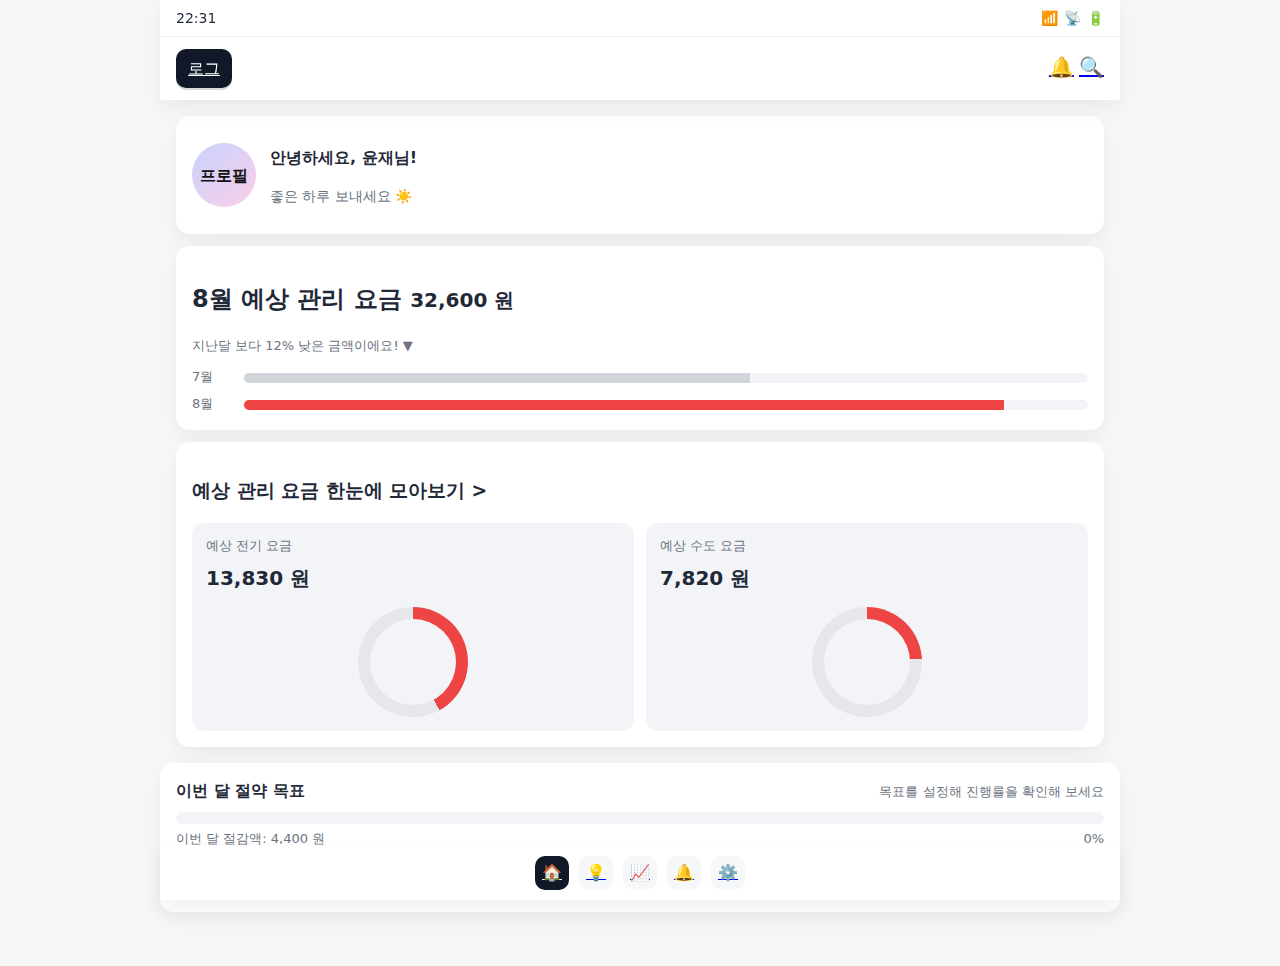
<file: 해커톤/index.html>
<!DOCTYPE html>
<html lang="ko">
<head>
  <meta charset="UTF-8" />
  <meta name="viewport" content="width=device-width, initial-scale=1" />
  <title>관리 요금 예측</title>
  <link rel="stylesheet" href="style.css" />
</head>
<body data-page="home">
  <div class="wrap">
    <header>
      <div class="top-bar">
        <div class="time">--:--</div>
        <div class="status" aria-hidden="true"><span>📶</span><span>📡</span><span>🔋</span></div>
      </div>
      <div class="top-actions">
        <a class="btn" href="log.html" aria-label="로그">로그</a>
        <div>
          <a class="icon-btn" href="alerts.html" aria-label="알림">🔔</a>
          <a class="icon-btn" href="search.html" aria-label="검색">🔍</a>
        </div>
      </div>
    </header>

    <main>
      <section class="section">
        <div class="profile">
          <div class="avatar" aria-hidden="true">프로필</div>
          <div class="greeting">
            <p><strong>안녕하세요, 윤재님!</strong></p>
            <p class="sub">좋은 하루 보내세요 ☀️</p>
          </div>
        </div>

        <div class="summary" aria-label="이달 관리 요금 요약">
          <h2>8월 예상 관리 요금 <span class="kpi" id="totalPrice">32,600 원</span></h2>
          <p class="small" id="deltaText">지난달 보다 12% 낮은 금액이에요! ▼</p>
          <div class="bars">
            <div class="bar"><span class="label">7월</span><div class="track"><div class="fill july" style="width:60%"></div></div></div>
            <div class="bar"><span class="label">8월</span><div class="track"><div class="fill aug"  style="width:90%"></div></div></div>
          </div>
        </div>

        <div class="panel">
          <h3>예상 관리 요금 한눈에 모아보기 &gt;</h3>
          <div class="cards">
            <article class="card">
              <div class="label">예상 전기 요금</div>
              <div class="kpi" id="elecPrice">13,830 원</div>
              <div class="donut" style="--percent:42"><div class="center">전기 비중</div></div>
            </article>
            <article class="card">
              <div class="label">예상 수도 요금</div>
              <div class="kpi" id="waterPrice">7,820 원</div>
              <div class="donut" style="--percent:24"><div class="center">수도 비중</div></div>
            </article>
          </div>
        </div>
      </section>
      <!-- 절약 목표 카드 -->
<section class="goal-card" aria-label="절약 목표">
  <div class="goal-head">
    <h3 class="goal-title">이번 달 절약 목표</h3>
    <span id="goalHint" class="goal-meta">목표를 설정해 진행률을 확인해 보세요</span>
  </div>

  <div class="progress">
    <div class="progress-track" aria-hidden="true">
      <div id="goalFill" class="progress-fill" style="width:0%"></div>
    </div>
    <div class="progress-label">
      <span id="savedNow">이번 달 절감액: 0 원</span>
      <span id="goalPct">0%</span>
    </div>
  </div>

  <form class="goal-form" id="goalForm">
    <input id="goalInput" class="input" type="number" min="0" step="1000"
           placeholder="목표 금액을 입력하세요 (예: 20,000)"
           inputmode="numeric" />
    <button type="submit" class="btn">저장</button>
    <button type="button" id="goalClear" class="btn" style="background:#374151">초기화</button>
    <div id="goalToast" class="goal-meta full" style="display:none">저장됨</div>
  </form>

  <div id="goalSuccess" style="display:none">
    <span class="badge-success">🎉 목표 달성!</span>
  </div>
</section>

    </main>

    <footer>
      <nav class="nav" aria-label="탭">
        <a class="dot" href="index.html" title="홈">🏠</a>
        <a class="dot" href="index.html#cost" title="요금">💡</a>
        <a class="dot" href="log.html" title="분석/로그">📈</a>
        <a class="dot" href="alerts.html" title="알림">🔔</a>
        <a class="dot" href="search.html" title="설정/검색">⚙️</a>
      </nav>
    </footer>
  </div>
  <script src="app3.js" defer></script>
</body>
</html>
</file>
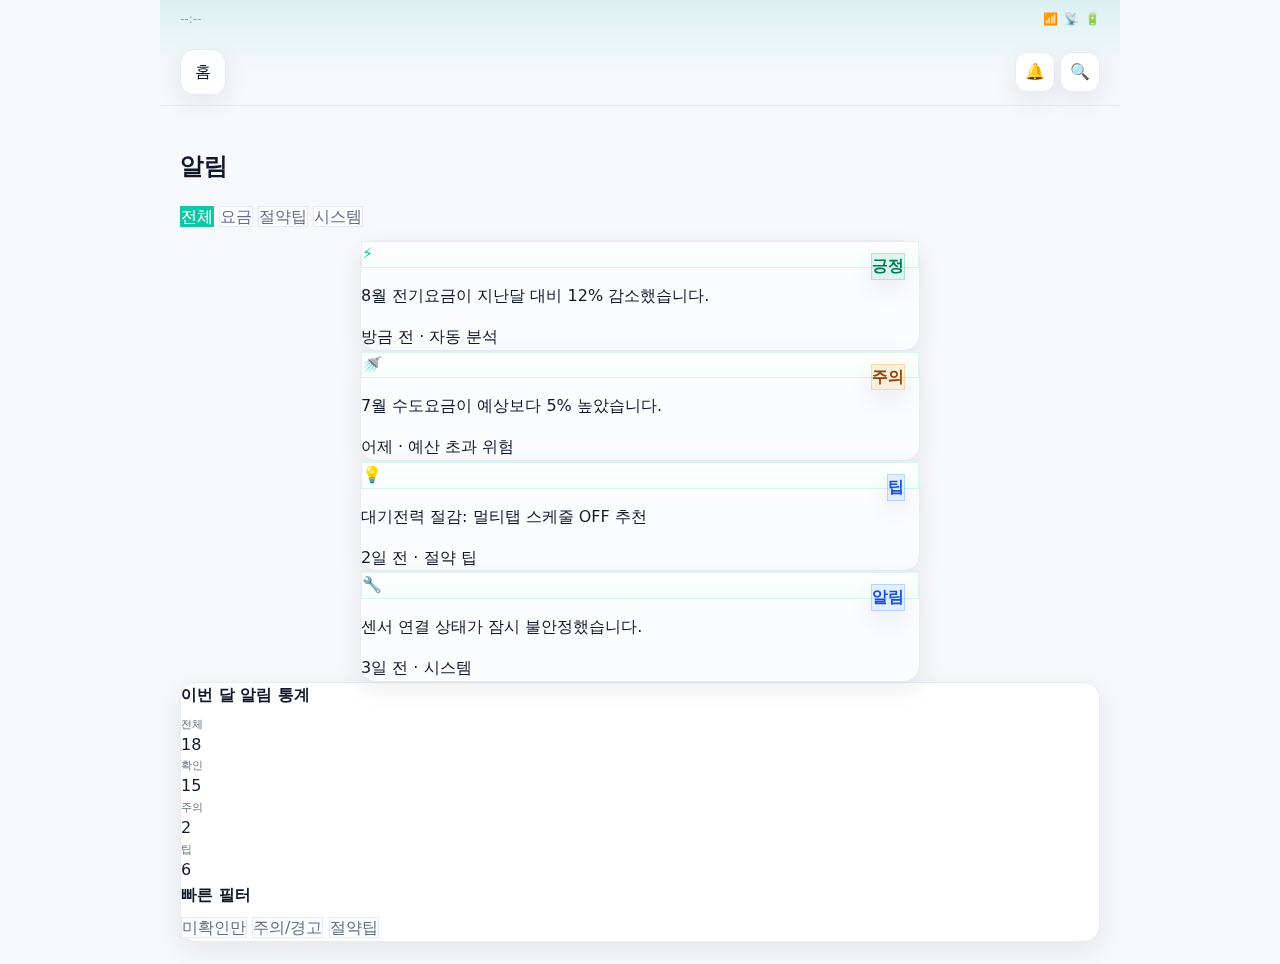
<file: alerts.html>
<!DOCTYPE html>
<html lang="ko">
<head>
  <meta charset="UTF-8" />
  <meta name="viewport" content="width=device-width, initial-scale=1" />
  <title>알림</title>
  <link rel="stylesheet" href="style.css" />
</head>
<body data-page="alerts">
  <div class="wrap">
    <header>
      <div class="top-bar">
        <div class="time">--:--</div>
        <div class="status" aria-hidden="true"><span>📶</span><span>📡</span><span>🔋</span></div>
      </div>
      <div class="top-actions">
        <a class="btn" href="index.html">홈</a>
        <div>
          <a class="icon-btn" href="alerts.html" aria-label="알림">🔔</a>
          <a class="icon-btn" href="search.html" aria-label="검색">🔍</a>
        </div>
      </div>
    </header>

    <main class="section">
      <div class="page-grid">
        <!-- LEFT -->
        <section>
          <h2 class="page-title">알림</h2>
          <div class="toolbar">
            <a class="pill active" href="#">전체</a>
            <a class="pill" href="#">요금</a>
            <a class="pill" href="#">절약팁</a>
            <a class="pill" href="#">시스템</a>
          </div>

          <div class="list grid-2" style="margin-top:10px">
            <div class="list-item">
              <div class="icon">⚡</div>
              <div>
                <p class="title">8월 전기요금이 지난달 대비 12% 감소했습니다.</p>
                <div class="meta">방금 전 · 자동 분석</div>
              </div>
              <span class="badge ok">긍정</span>
            </div>

            <div class="list-item">
              <div class="icon">🚿</div>
              <div>
                <p class="title">7월 수도요금이 예상보다 5% 높았습니다.</p>
                <div class="meta">어제 · 예산 초과 위험</div>
              </div>
              <span class="badge warn">주의</span>
            </div>

            <div class="list-item">
              <div class="icon">💡</div>
              <div>
                <p class="title">대기전력 절감: 멀티탭 스케줄 OFF 추천</p>
                <div class="meta">2일 전 · 절약 팁</div>
              </div>
              <span class="badge info">팁</span>
            </div>

            <div class="list-item">
              <div class="icon">🔧</div>
              <div>
                <p class="title">센서 연결 상태가 잠시 불안정했습니다.</p>
                <div class="meta">3일 전 · 시스템</div>
              </div>
              <span class="badge info">알림</span>
            </div>
          </div>
        </section>

        <!-- RIGHT -->
        <aside class="aside-card">
          <div>
            <strong>이번 달 알림 통계</strong>
            <div class="kpi-rows" style="margin-top:8px">
              <div class="kpi-tile"><div class="label">전체</div><div class="value">18</div></div>
              <div class="kpi-tile"><div class="label">확인</div><div class="value">15</div></div>
              <div class="kpi-tile"><div class="label">주의</div><div class="value">2</div></div>
              <div class="kpi-tile"><div class="label">팁</div><div class="value">6</div></div>
            </div>
          </div>

          <div class="divider"></div>

          <div>
            <strong>빠른 필터</strong>
            <div class="pills" style="margin-top:8px">
              <a class="pill" href="#">미확인만</a>
              <a class="pill" href="#">주의/경고</a>
              <a class="pill" href="#">절약팁</a>
            </div>
          </div>
        </aside>
      </div>
    </main>

    <footer>
      <nav class="nav">
        <a class="dot" href="index.html">🏠</a>
        <a class="dot" href="index.html#cost">💡</a>
        <a class="dot" href="log.html">📈</a>
        <a class="dot" href="alerts.html">🔔</a>
        <a class="dot" href="search.html">⚙️</a>
      </nav>
    </footer>
  </div>
  <script src="app3.js" defer></script>
</body>
</html>
</file>
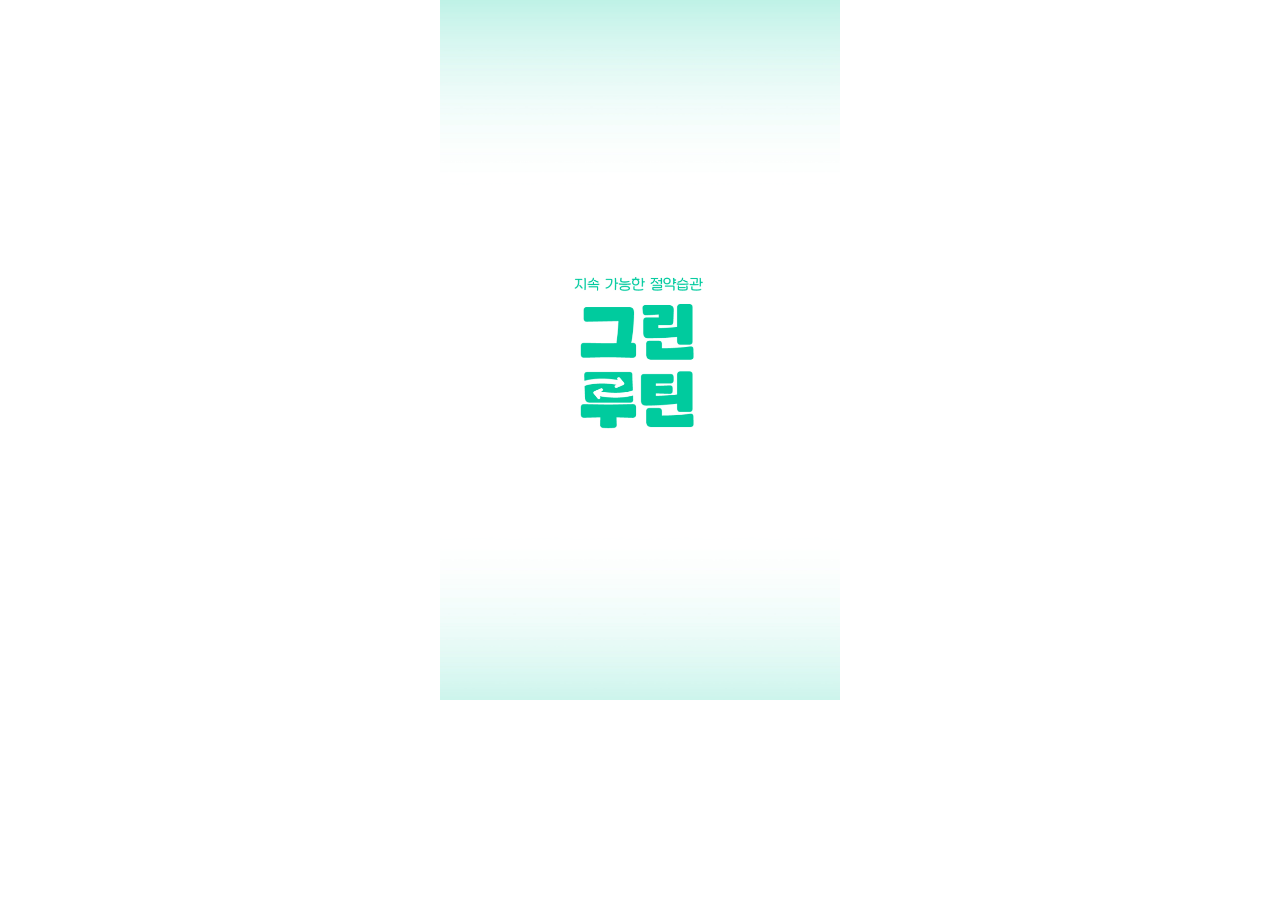
<file: onboarding.html>
<!DOCTYPE html>
<html lang="ko">
<head>
  <meta charset="UTF-8" />
  <meta name="viewport" content="width=device-width, initial-scale=1" />
  <title>그린루틴 · 온보딩</title>
  <style>
    /* 화면 전체 채우기 */
    html, body { height: 100%; }
    body {
      margin: 0;
      overflow: hidden; /* 스크롤 방지 */
      background: #fff;
    }

    /* ❗이미지를 화면에 꽉 채워서(비율 유지) 보여줌 */
    .splash {
      position: fixed;
      inset: 0;
      width: 400px; height:700px; display:flex; justify-content:center; align-items: center; margin: 0 auto;
      background: url("그린루틴\ 전체화면.jpg") center / cover no-repeat;
      /* 파일명이 다르면 위 경로만 바꾸세요 */
    }
  </style>
</head>
<body>
  <div class="splash" role="img" aria-label="그린루틴 온보딩"></div>

  <script>
    // 3초 후 메인으로 이동 (필요시 경로만 수정)
    setTimeout(function () {
      window.location.replace("index.html");
    }, 3000);
  </script>
</body>
</html>
</file>
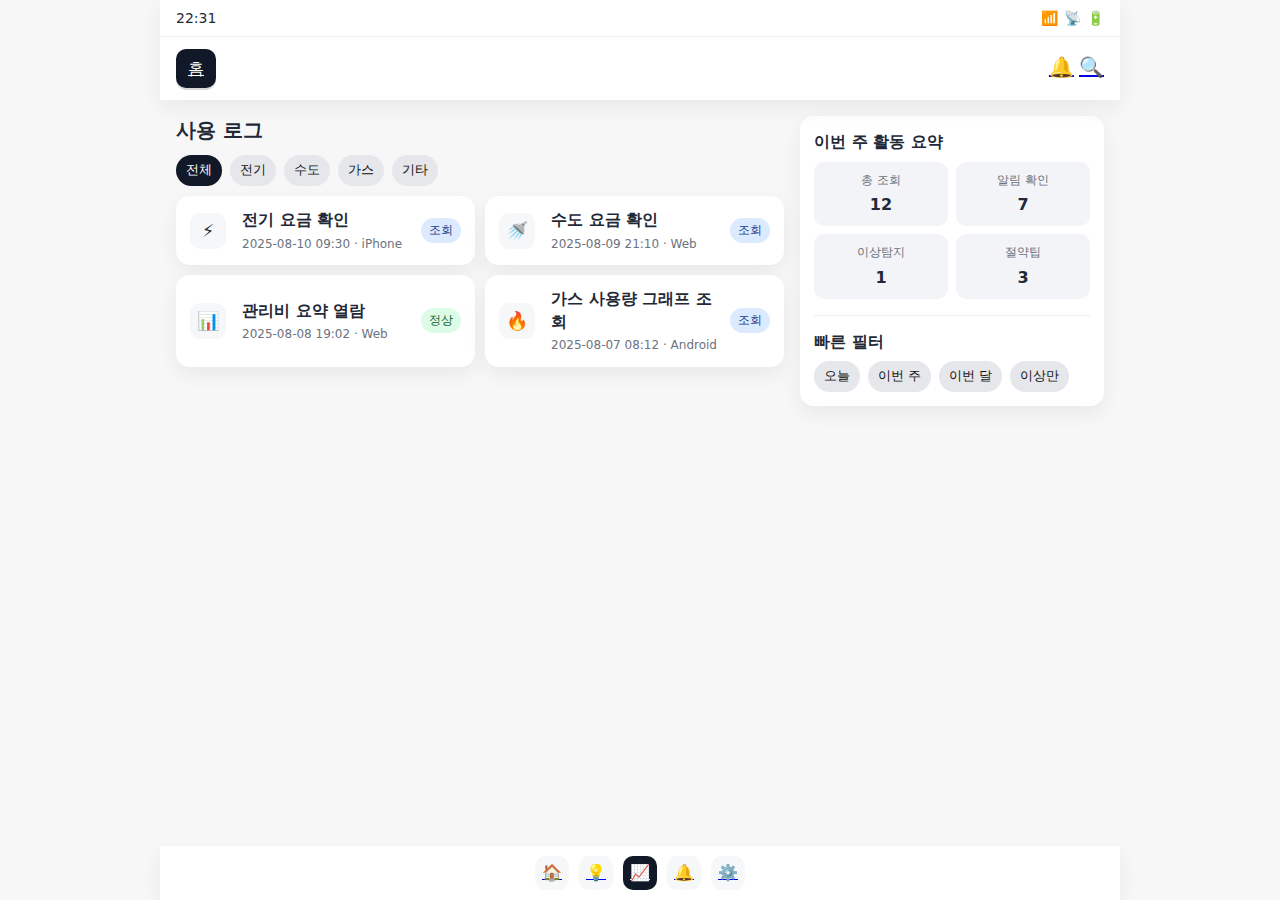
<file: 해커톤/log.html>
<!DOCTYPE html>
<html lang="ko">
<head>
  <meta charset="UTF-8" />
  <meta name="viewport" content="width=device-width, initial-scale=1" />
  <title>사용 로그</title>
  <link rel="stylesheet" href="style.css" />
</head>
<body data-page="log">
  <div class="wrap">
    <header>
      <div class="top-bar">
        <div class="time">--:--</div>
        <div class="status" aria-hidden="true"><span>📶</span><span>📡</span><span>🔋</span></div>
      </div>
      <div class="top-actions">
        <a class="btn" href="index.html">홈</a>
        <div>
          <a class="icon-btn" href="alerts.html" aria-label="알림">🔔</a>
          <a class="icon-btn" href="search.html" aria-label="검색">🔍</a>
        </div>
      </div>
    </header>

    <main class="section">
      <div class="page-grid">
        <!-- LEFT: 메인 리스트 -->
        <section>
          <h2 class="page-title">사용 로그</h2>
          <div class="toolbar">
            <a class="pill active" href="#">전체</a>
            <a class="pill" href="#">전기</a>
            <a class="pill" href="#">수도</a>
            <a class="pill" href="#">가스</a>
            <a class="pill" href="#">기타</a>
          </div>

          <div class="list grid-2" style="margin-top:10px">
            <div class="list-item">
              <div class="icon">⚡</div>
              <div>
                <p class="title">전기 요금 확인</p>
                <div class="meta">2025-08-10 09:30 · iPhone</div>
              </div>
              <span class="badge info">조회</span>
            </div>

            <div class="list-item">
              <div class="icon">🚿</div>
              <div>
                <p class="title">수도 요금 확인</p>
                <div class="meta">2025-08-09 21:10 · Web</div>
              </div>
              <span class="badge info">조회</span>
            </div>

            <div class="list-item">
              <div class="icon">📊</div>
              <div>
                <p class="title">관리비 요약 열람</p>
                <div class="meta">2025-08-08 19:02 · Web</div>
              </div>
              <span class="badge ok">정상</span>
            </div>

            <div class="list-item">
              <div class="icon">🔥</div>
              <div>
                <p class="title">가스 사용량 그래프 조회</p>
                <div class="meta">2025-08-07 08:12 · Android</div>
              </div>
              <span class="badge info">조회</span>
            </div>
          </div>
        </section>

        <!-- RIGHT: 사이드 요약/필터 -->
        <aside class="aside-card">
          <div>
            <strong>이번 주 활동 요약</strong>
            <div class="kpi-rows" style="margin-top:8px">
              <div class="kpi-tile"><div class="label">총 조회</div><div class="value">12</div></div>
              <div class="kpi-tile"><div class="label">알림 확인</div><div class="value">7</div></div>
              <div class="kpi-tile"><div class="label">이상탐지</div><div class="value">1</div></div>
              <div class="kpi-tile"><div class="label">절약팁</div><div class="value">3</div></div>
            </div>
          </div>

          <div class="divider"></div>

          <div>
            <strong>빠른 필터</strong>
            <div class="pills" style="margin-top:8px">
              <a class="pill" href="#">오늘</a>
              <a class="pill" href="#">이번 주</a>
              <a class="pill" href="#">이번 달</a>
              <a class="pill" href="#">이상만</a>
            </div>
          </div>
        </aside>
      </div>
    </main>

    <footer>
      <nav class="nav">
        <a class="dot" href="index.html">🏠</a>
        <a class="dot" href="index.html#cost">💡</a>
        <a class="dot" href="log.html">📈</a>
        <a class="dot" href="alerts.html">🔔</a>
        <a class="dot" href="search.html">⚙️</a>
      </nav>
    </footer>
  </div>
  <script src="app3.js" defer></script>
</body>
</html>
</file>
<file: 해커톤/style.css>
:root{
  --bg:#f7f7f8; --surface:#fff; --text:#1f2937; --muted:#6b7280;
  --primary:#111827; --accent:#ef4444; --neutral:#d1d5db;
  --card:#f2f4f7; --radius:14px; --shadow:0 8px 20px rgba(0,0,0,.06);
}
@media (prefers-color-scheme: dark){
  :root{ --bg:#0b0c10; --surface:#111318; --text:#e5e7eb; --muted:#9ca3af;
    --primary:#f9fafb; --accent:#f87171; --neutral:#374151; --card:#0f141a;
    --shadow:0 10px 24px rgba(0,0,0,.35);
  }
}
*{box-sizing:border-box}
html,body{height:100%}
body{
  margin:0; background:var(--bg); color:var(--text);
  font-family:system-ui,-apple-system,Segoe UI,Roboto,Arial,Apple SD Gothic Neo,Noto Sans KR,sans-serif;
  -webkit-font-smoothing:antialiased; line-height:1.45;
}
.wrap{max-width:960px;margin:0 auto;min-height:100dvh;display:grid;grid-template-rows:auto 1fr auto}
header{position:sticky;top:0;z-index:5;background:var(--surface);box-shadow:var(--shadow)}
.top-bar{display:flex;align-items:center;justify-content:space-between;gap:12px;padding:8px 16px;font-size:14px}
.status{display:flex;gap:6px;color:var(--muted)}
.top-actions{display:flex;align-items:center;justify-content:space-between;gap:14px;padding:12px 16px;border-top:1px solid #0001}
.btn{appearance:none;border:0;background:var(--primary);color:#fff;padding:8px 12px;border-radius:10px;cursor:pointer;box-shadow:0 2px 0 rgba(0,0,0,.15)}
.icon-btn{background:transparent;border:0;cursor:pointer;font-size:20px;line-height:1}
.section{padding:16px}
.profile{display:flex;align-items:center;gap:14px;background:var(--surface);border-radius:var(--radius);padding:14px 16px;box-shadow:var(--shadow)}
.avatar{width:64px;height:64px;border-radius:50%;background:linear-gradient(135deg,#c7d2fe,#fbcfe8);display:grid;place-items:center;color:#111;font-weight:700}
.greeting .sub{color:var(--muted);font-size:14px}
.summary,.panel{background:var(--surface);border-radius:var(--radius);box-shadow:var(--shadow);padding:16px;margin-top:12px}
.small{font-size:13px;color:var(--muted)}
.bars{margin-top:12px;display:grid;gap:8px}
.bar{display:grid;grid-template-columns:42px 1fr;align-items:center;gap:10px}
.label{color:var(--muted);font-size:13px}
.track{height:10px;background:var(--card);border-radius:999px;overflow:hidden}
.fill{height:100%}
.fill.july{background:var(--neutral)}
.fill.aug{background:var(--accent)}
.cards{display:grid;grid-template-columns:repeat(2,minmax(0,1fr));gap:12px}
@media (max-width:640px){.cards{grid-template-columns:1fr}}
.card{background:var(--card);border-radius:12px;padding:14px;display:grid;gap:8px}
.kpi{font-size:20px;font-weight:800}
.donut{width:110px;height:110px;margin:6px auto 0;border-radius:50%;
  background:conic-gradient(var(--accent) calc(var(--percent)*1%), #e5e7eb 0);
  display:grid;place-items:center;position:relative}
.donut::after{content:"";position:absolute;inset:12px;border-radius:50%;background:var(--card)}
.donut .center{position:relative;font-size:12px;color:var(--muted);text-align:center}
footer{position:sticky;bottom:0;background:var(--surface);box-shadow:var(--shadow)}
.nav{display:grid;grid-auto-flow:column;gap:10px;justify-content:center;padding:10px}
.dot{width:34px;height:34px;border-radius:10px;background:#d1d5db33;display:grid;place-items:center}
.dot.active{background:var(--primary);color:#fff}
.view{padding:16px}
.view h2{font-size:20px;margin:0 0 12px}
.card-list{display:grid;gap:10px}
.card-item{background:var(--surface);border-radius:var(--radius);padding:14px;box-shadow:var(--shadow)}
.sr-only{position:absolute;width:1px;height:1px;padding:0;margin:-1px;overflow:hidden;clip:rect(0,0,0,0);white-space:nowrap;border:0}
/* ---------- Subheader ---------- */
.subheader{
  position:sticky; top:96px; z-index:4;  /* 헤더 아래 고정 */
  background:var(--surface); border-bottom:1px solid #0001;
  display:flex; align-items:center; justify-content:space-between;
  gap:12px; padding:12px 16px;
}
.subheader .title{font-size:18px; font-weight:800}
.toolbar{display:flex; gap:8px; align-items:center}

/* ---------- Input / Search ---------- */
.input{
  width:100%; padding:10px 12px; border:1px solid #e5e7eb; border-radius:10px;
  background:#fff; outline:none;
}
.input:focus{border-color:#cbd5e1; box-shadow:0 0 0 4px #0ea5e90f}
@media (prefers-color-scheme: dark){
  .input{background:#0d1117; border-color:#222; color:var(--text)}
}

/* ---------- Pills (Filters) ---------- */
.pills{display:flex; gap:8px; flex-wrap:wrap}
.pill{
  padding:6px 10px; border-radius:999px; background:#e5e7eb; color:#111; font-size:13px;
  text-decoration:none; display:inline-block;
}
.pill.active{background:var(--primary); color:#fff}

/* ---------- Lists (Log/Alert Items) ---------- */
.list{display:grid; gap:10px}
.list-item{
  display:grid; grid-template-columns:40px 1fr auto; gap:12px; align-items:center;
  background:var(--surface); border-radius:var(--radius); padding:12px 14px; box-shadow:var(--shadow);
}
.list-item .icon{
  width:36px; height:36px; display:grid; place-items:center; border-radius:10px;
  background:#d1d5db33; font-size:18px;
}
.list-item .title{margin:0 0 4px; font-weight:700}
.list-item .meta{color:var(--muted); font-size:12px}
.badge{padding:4px 8px; border-radius:999px; font-size:12px}
.badge.ok{background:#dcfce7; color:#166534}
.badge.warn{background:#fee2e2; color:#991b1b}
.badge.info{background:#dbeafe; color:#1e3a8a}

/* ---------- Empty State ---------- */
.empty{ text-align:center; padding:40px 10px; color:var(--muted) }
.empty .emoji{ font-size:28px; display:block; margin-bottom:8px }

/* ---------- Search Box & Results ---------- */
.search-box{
  background:var(--surface); border-radius:var(--radius); box-shadow:var(--shadow);
  padding:14px; display:grid; gap:10px
}
.tags{display:flex; gap:8px; flex-wrap:wrap}
.chip{
  border:1px solid #e5e7eb; padding:6px 10px; border-radius:999px; font-size:12px; background:#fff
}
@media (prefers-color-scheme: dark){ .chip{ background:#0d1117; border-color:#222 } }

.result-grid{ display:grid; grid-template-columns:repeat(2, minmax(0,1fr)); gap:12px; margin-top:8px }
@media (max-width:640px){ .result-grid{ grid-template-columns:1fr } }
.result-card{
  background:var(--surface); border-radius:12px; padding:14px; box-shadow:var(--shadow); display:grid; gap:6px
}
.result-card .title{ font-weight:700 }
.result-card .desc{ color:var(--muted); font-size:13px }
.result-card .kicker{ font-size:12px; color:var(--muted) }
/* ---------- Page Grid (메인과 비슷한 균형) ---------- */
.page-grid{
  display:grid;
  grid-template-columns: minmax(0,2fr) minmax(260px,1fr);
  gap:16px;
  align-items:start;
}
@media (max-width: 900px){
  .page-grid{ grid-template-columns: 1fr; }
}

/* ---------- Aside (오른쪽 요약/필터) ---------- */
.aside-card{
  background:var(--surface);
  border-radius:var(--radius);
  box-shadow:var(--shadow);
  padding:14px;
  position:sticky; top:96px; /* 헤더 아래 고정 */
  display:grid; gap:12px;
}
.kpi-rows{
  display:grid;
  grid-template-columns: repeat(2, minmax(0,1fr));
  gap:8px;
}
.kpi-tile{
  background:var(--card);
  border-radius:10px;
  padding:10px;
  display:grid; gap:4px; text-align:center;
}
.kpi-tile .label{ font-size:12px; color:var(--muted) }
.kpi-tile .value{ font-weight:800; }

/* 구분선 */
.divider{ height:1px; background:#0001; margin:4px 0 2px }

/* ---------- 리스트를 2열 카드 그리드로 ---------- */
.list{ display:grid; gap:10px }
.list.grid-2{ grid-template-columns: repeat(2, minmax(0,1fr)); }
@media (max-width: 640px){ .list.grid-2{ grid-template-columns: 1fr } }

/* 리스트 아이템은 카드 느낌 유지 */
.list-item{
  display:grid; grid-template-columns:40px 1fr auto;
  gap:12px; align-items:center;
  background:var(--surface); border-radius:var(--radius);
  padding:12px 14px; box-shadow:var(--shadow);
}

/* 헤더 타이틀 정렬 */
.page-title{ margin:0 0 10px; font-size:20px }
.toolbar{ display:flex; gap:8px; align-items:center; flex-wrap:wrap }

/* 검색 결과 카드도 균형 */
.result-grid{ display:grid; grid-template-columns: repeat(2, minmax(0,1fr)); gap:12px; margin-top:8px }
@media (max-width:640px){ .result-grid{ grid-template-columns:1fr } }
/* ----- Savings Goal ----- */
.goal-card{
  background:var(--surface);
  border-radius:var(--radius);
  box-shadow:var(--shadow);
  padding:16px; display:grid; gap:10px;
}
.goal-head{ display:flex; align-items:baseline; justify-content:space-between; gap:10px }
.goal-title{ font-size:16px; font-weight:800; margin:0 }
.goal-meta{ color:var(--muted); font-size:13px }

.progress{
  display:grid; gap:6px;
}
.progress-track{
  height:12px; background:var(--card); border-radius:999px; overflow:hidden;
}
.progress-fill{
  height:100%;
  width:0%;
  background: linear-gradient(90deg, var(--accent), #f59e0b);
  border-radius:999px;
  transition: width .4s ease;
}
.progress-label{
  display:flex; justify-content:space-between; font-size:13px; color:var(--muted)
}

.goal-form{
  display:grid; grid-template-columns: 1fr auto auto;
  gap:8px; align-items:center;
}
@media (max-width:480px){
  .goal-form{ grid-template-columns: 1fr 1fr; }
  .goal-form .full{ grid-column: 1/-1; }
}
.badge-success{
  display:inline-block; padding:6px 10px; border-radius:999px;
  background:#dcfce7; color:#166534; font-size:12px; font-weight:700;
}
</file>
<file: style.css>
/* =========================================================
   MODERN APP UI v6 — Mint & Cream theme (colors only)
   구조/레이아웃은 그대로, 색상만 시안처럼 변경
   ========================================================= */

/* ---------- Tokens (색 팔레트) ---------- */
:root{
  --bg:#F7F8FB;
  --surface:#FFFFFF;
  --surface-2:#FBFCFE;          /* 전역 서브 표면은 유지 (검색/알림 박스 등) */
  --line:#E8EBF3;

  --text:#0F172A;
  --muted:#667085;
  --hint:#98A2B3;

  /* 시안 색감: 민트/그린 중심 */
  --primary:#12C7A6;            /* 메인 민트 */
  --accent:#2DD4BF;             /* 밝은 민트 */
  --mint-ink:#0EA5A2;           /* 아이콘/테두리 보조 */

  /* 목표/프로그레스는 그라데이션 없이 솔리드 민트 */
  --goal-a:#12C7A6;
  --goal-b:#12C7A6;

  /* 카드 배경용 크림 톤 (시안의 연한 노랑빛 카드) */
  --cream:#FFF6D8;

  --radius:16px; --radius-lg:20px;
  --shadow:0 8px 24px rgba(20,24,40,.08);
  --ring:0 0 0 6px rgba(18,199,166,.18);
  --ease:cubic-bezier(.22,.8,.36,1);

  --font: ui-sans-serif, system-ui, -apple-system, Segoe UI, Roboto,
          Apple SD Gothic Neo, Noto Sans KR, Malgun Gothic, Helvetica Neue, Arial, sans-serif;

  --fs-12: clamp(11px,.8vw,12px);
  --fs-14: clamp(12px,.9vw,14px);
  --fs-16: clamp(14px,1vw,16px);
  --fs-18: clamp(16px,1.2vw,18px);
  --fs-20: clamp(18px,1.4vw,20px);
  --fs-24: clamp(20px,1.8vw,24px);

  --content-w:560px;
}
@media (prefers-color-scheme: dark){
  :root{
    --bg:#0E1117; --surface:#141821; --surface-2:#171C26; --line:#1F2531;
    --text:#E6EAF2; --muted:#A9B1C3; --hint:#8B93A6;
    --shadow:0 14px 32px rgba(0,0,0,.45); --ring:0 0 0 6px rgba(18,199,166,.25);
  }
}

/* ---------- Base ---------- */
*{box-sizing:border-box}
html,body{height:100%}
body{
  margin:0; background:var(--bg); color:var(--text);
  font-family:var(--font); font-weight:450; line-height:1.55;
  -webkit-font-smoothing:antialiased; text-rendering:optimizeLegibility;
}
.wrap{max-width:960px; margin:0 auto; min-height:100dvh;
  display:grid; grid-template-rows:auto 1fr auto}
.section{padding:22px 20px}
.stack{display:grid; gap:16px}
.small{font-size:var(--fs-12); color:var(--muted)}
.label{font-size:var(--fs-12); color:var(--muted)}
.kpi{font-size:var(--fs-20); font-weight:800}
.hr{height:1px; background:var(--line); margin:16px 0}
a{color:var(--primary); text-decoration:none}
a:hover{text-decoration:underline}
a:focus-visible,button:focus-visible,input:focus-visible{outline:none; box-shadow:var(--ring)}

/* ---------- Header ---------- */
header{
  position:sticky; top:0; z-index:10;
  /* 상단은 민트-투명 그라데이션 느낌 */
  background:linear-gradient(180deg, rgba(18,199,166,.12), rgba(18,199,166,0) 70%);
  border-bottom:1px solid var(--line); backdrop-filter:saturate(140%) blur(8px);
}
@media (prefers-color-scheme: dark){
  header{ background:linear-gradient(180deg, rgba(18,199,166,.15), rgba(18,199,166,0) 70%) }
}
.top-bar{display:flex; align-items:center; justify-content:space-between; padding:10px 20px; font-size:var(--fs-14); color:var(--hint)}
.status{display:flex; gap:6px}
.top-actions{display:flex; align-items:center; justify-content:space-between; gap:12px; padding:10px 20px}
.btn{
  appearance:none; border:1px solid var(--line); cursor:pointer;
  background:linear-gradient(180deg, var(--surface-2), var(--surface));
  color:var(--text); padding:10px 14px; border-radius:14px; box-shadow:var(--shadow);
  transition:transform .08s var(--ease), box-shadow .2s var(--ease)
}
.btn:hover{box-shadow:0 10px 28px rgba(18,199,166,.18)}
.btn:active{transform:translateY(1px)}
.icon-btn{
  display:inline-grid; place-items:center; min-width:40px; height:40px;
  background:var(--surface); border:1px solid var(--line); color:var(--mint-ink);
  border-radius:12px; cursor:pointer; box-shadow:var(--shadow);
  transition:background .2s var(--ease), color .2s var(--ease)
}
.icon-btn:hover{background:var(--surface-2); color:var(--primary)}

/* ---------- Surfaces ---------- */
.summary,.panel,.hero,.goal-card,.aside-card,.card,.list-item,.result-card,.insight,.tip-card,.stats-card{
  background:var(--surface); border-radius:var(--radius); border:1px solid var(--line); box-shadow:var(--shadow);
}

/* ---------- Hero (Home/My) ---------- */
.hero{
  display:grid; grid-template-columns:72px 1fr; gap:14px; padding:18px 16px;
  /* 보라→민트 라디얼 */
  background:radial-gradient(120% 120% at 0% 0%, rgba(18,199,166,.10) 0%, transparent 60%), var(--surface);
}
.hero .avatar{
  width:72px; height:72px; border-radius:50%; display:grid; place-items:center;
  background:linear-gradient(180deg, var(--surface-2), var(--surface));
  border:1px solid var(--line); color:var(--primary); font-size:28px; position:relative; isolation:isolate;
}
.hero .avatar::after{
  content:""; position:absolute; inset:-2px; border-radius:50%;
  background:conic-gradient(from 180deg, var(--primary), var(--accent)); z-index:-1; filter:blur(10px); opacity:.22;
}
.hero .name{font-weight:800; font-size:var(--fs-18); margin:6px 0 2px}
.hero .email{color:var(--hint); font-size:var(--fs-12)}

/* ---------- My Page 메뉴(색만 변경) ---------- */
.menu a{
  background:linear-gradient(180deg, var(--surface-2), var(--surface));
}
.menu a:hover{background:#F6FFFB}  /* 살짝 민트 기운 */

/* ---------- Home Summary & Donuts ---------- */
.summary{padding:18px 16px}
.summary h2{margin:0 0 10px; font-size:var(--fs-18)}
.bars{display:grid; gap:10px; margin-top:12px}
.bar{display:grid; grid-template-columns:46px 1fr; align-items:center; gap:12px}
.track{height:10px; background:#E8EDF3; border:1px solid var(--line); border-radius:999px; overflow:hidden}
.fill{height:100%}
.fill.july{background:#D6DBE3}
.fill.aug{background:var(--primary)}

.panel{padding:18px 16px}
.cards{display:grid; grid-template-columns:repeat(2, minmax(0,1fr)); gap:12px}
@media (max-width:640px){.cards{grid-template-columns:1fr}}
.card{
  padding:14px; display:grid; gap:10px;
  /* 시안의 크림 카드 배경 */
  background:var(--cream);
  border-color:#F2EFD9;
}
.card .label{font-size:var(--fs-12); color:var(--muted)}
.card .kpi{font-size:var(--fs-20)}
.donut{
  width:112px; height:112px; margin:6px auto 0; border-radius:50%;
  background:conic-gradient(var(--primary) calc(var(--percent)*1%), #D9DEE6 0);
  display:grid; place-items:center; position:relative; border:1px solid #E7EBF2
}
.donut::after{content:""; position:absolute; inset:12px; border-radius:50%; background:var(--cream); border:1px solid #F2EFD9}
.donut .center{position:relative; font-size:var(--fs-12); color:var(--muted); text-align:center}

/* ---------- Savings Goal (홈/요금 공통) ---------- */
.goal-card{
  padding:16px 16px; display:grid; gap:12px;
  background:var(--cream); border-color:#F2EFD9;
}
.goal-head{display:flex; align-items:baseline; justify-content:space-between; gap:10px}
.goal-title{font-size:var(--fs-16); font-weight:800; margin:0}
.goal-title::before{content:"🎯"; margin-right:6px}
.goal-meta{color:var(--muted); font-size:var(--fs-12)}
.progress{display:grid; gap:6px}
.progress-track{height:12px; background:#E8EDF3; border:1px solid var(--line); border-radius:999px; overflow:hidden}
.progress-fill{height:100%; width:0%; background:linear-gradient(90deg, var(--goal-a), var(--goal-b)); border-radius:999px; transition:width .45s var(--ease)}
.progress-label{display:flex; flex-wrap:wrap; gap:6px 10px; justify-content:space-between}
.goal-form .input{
  background:#F6FFFB; /* 민트 기운의 입력창 */
  border:1px solid #D8F5EE;
  color:var(--text)
}
.goal-form .btn{background:linear-gradient(180deg, #F7FFFD, #FFFFFF)}
#goalClear{background:#374151; color:#fff}
.badge-success{background:rgba(34,197,94,.12); color:#047857; border:1px solid rgba(34,197,94,.25)}
.badge-success::before{content:"🏆"}

/* ---------- Analysis (AI) ---------- */
.insight{
  padding:16px; display:grid; gap:8px;
  background:linear-gradient(180deg, rgba(18,199,166,.08), rgba(18,199,166,0) 70%), var(--surface);
  border-left:4px solid var(--primary)
}
.insight h3{margin:0; font-size:var(--fs-18); display:flex; align-items:center; gap:8px}
.insight h3::after{content:"🧠"}

.chart-line,.chart-bars{
  height:160px; border-radius:12px; background:
    linear-gradient(0deg, rgba(16,185,129,.06), rgba(16,185,129,.06)),
    repeating-linear-gradient(90deg, transparent 0 36px, rgba(16,185,129,.06) 36px 37px),
    linear-gradient(180deg, var(--surface-2), var(--surface));
  border:1px solid var(--line); display:grid; place-items:center; color:var(--hint); font-size:var(--fs-12)
}
.tip-card{padding:14px; display:grid; gap:8px; background:var(--surface-2)}
.tip-card h4{margin:0; display:flex; align-items:center; gap:8px; font-size:var(--fs-16)}
.tip-card:nth-of-type(1) h4::after{content:"⚡"}
.tip-card:nth-of-type(2) h4::after{content:"🔥"}


/* ---------- Search (센터 정렬 유지, 색만) ---------- */
body[data-page="search"] .search-box,
body[data-page="search"] .result-grid{ width:min(100%, var(--content-w)); margin-inline:auto; }
.search-box{
  background:var(--surface); border-radius:var(--radius); box-shadow:var(--shadow);
  border:1px solid var(--line); padding:18px 16px; display:grid; gap:12px;
}
.search-box input[type="search"], .search-box input[type="text"], .search-box .input{
  background:#F6FFFB; border:1px solid #D8F5EE; color:var(--text)
}
.pill{background:var(--surface-2); color:var(--muted); border:1px solid var(--line)}
.pill.active{background:var(--primary); color:#fff; border-color:var(--primary)}
.result-card{background:var(--surface-2)}

/* ---------- Alerts (색만) ---------- */
body[data-page="alerts"] .list,
body[data-page="alerts"] .stats-card{ width:min(100%, var(--content-w)); margin-inline:auto; }
.list-item{ background:var(--surface-2) }
.list-item .icon{
  background:linear-gradient(180deg, var(--surface), #F6FFFB);
  border:1px solid #D8F5EE; color:var(--primary)
}
.badge{border:1px solid var(--line)}
.badge.ok{background:rgba(16,185,129,.12); color:#047857; border-color:rgba(16,185,129,.25)}
.badge.warn{background:rgba(245,158,11,.14); color:#92400E; border-color:rgba(245,158,11,.28)}
.badge.info{background:rgba(59,130,246,.12); color:#1D4ED8; border-color:rgba(59,130,246,.25)}

.stats-card{padding:16px}
.stat-grid{display:grid; grid-template-columns:repeat(3, minmax(0,1fr)); gap:12px}
@media (max-width:840px){.stat-grid{grid-template-columns:repeat(2, minmax(0,1fr))}}
@media (max-width:520px){.stat-grid{grid-template-columns:1fr}}
.stat{
  background:linear-gradient(180deg, var(--surface-2), var(--surface));
  border:1px solid var(--line); border-radius:14px; padding:14px;
  display:grid; gap:6px; align-content:center; text-align:center
}
.stat .emoji{font-size:20px}
.stat .value{font-size:var(--fs-24); font-weight:800}

/* ---------- Analytics 중앙폭 유지 ---------- */
body[data-page="analytics"] .insight,
body[data-page="analytics"] .panel,
body[data-page="analytics"] .tip-card{ width:min(100%, var(--content-w)); margin-inline:auto; }

/* ---------- Empty ---------- */
.empty{ padding:22px; border:1px dashed var(--line); border-radius:14px; color:var(--muted);
  display:grid; place-items:center; text-align:center; gap:8px; background:var(--surface) }
.empty::before{content:"📭"; font-size:26px}

/* ---------- Tabs (아이콘 통일 + 활성 민트) ---------- */
.tabs{background:transparent; padding:12px; gap:12px; display:grid; grid-template-columns:repeat(5, 1fr)}
.tab{
  position:relative; height:56px; border-radius:14px; display:grid; place-items:center;
  background:var(--surface); border:1px solid var(--line); box-shadow:var(--shadow);
  color:#6B7280; transition:background .2s var(--ease), color .2s var(--ease), transform .08s var(--ease);
  font-size:0;
}
.tab:hover{background:#F6FFFB; color:var(--primary)}
.tab:active{transform:translateY(1px)}
.tab.active{background:var(--primary); color:#fff; border-color:var(--primary)}
.tab.active::after{content:""; position:absolute; bottom:6px; width:18px; height:3px; border-radius:999px; background:rgba(255,255,255,.85)}
.tab::before{font-size:24px; line-height:1}
.tabs .tab:nth-child(1)::before{content:"🏠"}
.tabs .tab:nth-child(2)::before{content:"🧠"}
.tabs .tab:nth-child(3)::before{content:"📊"}
.tabs .tab:nth-child(4)::before{content:"👤"}
.tabs .tab:nth-child(5)::before{content:"🧭"}
.nav{display:none}

/* ---------- Drawer (색만 민트 기조) ---------- */
.scrim{position:fixed; inset:0; background:rgba(17,24,39,.45); display:none; z-index:59; opacity:0; pointer-events:none; transition:opacity .25s var(--ease)}
.scrim.show{ display:block !important; opacity:.55 !important; pointer-events:auto !important; }
.drawer{
  position:fixed; top:0; left:0; height:100dvh; width:min(86vw,360px);
  background:var(--surface); border-right:1px solid var(--line);
  transform:translateX(-105%); transition:transform .25s var(--ease);
  z-index:60; padding:16px; box-shadow:20px 0 40px rgba(0,0,0,.08);
  border-radius:0 24px 24px 0;
}
.drawer.open{ transform:translateX(0) !important; }
.drawer .hero{
  background:radial-gradient(120% 120% at 0% 0%, rgba(18,199,166,.12) 0%, transparent 60%), var(--surface-2)
}
.drawer .menu{display:grid; grid-template-columns:repeat(2, minmax(0,1fr)); gap:12px}
.drawer .hr{background:var(--line)}
.drawer .actions{color:#0EA5A2}

/* Drawer content (색상만 보정) */
.d-hero{
  display:grid; grid-template-columns:56px 1fr; gap:12px; align-items:center;
  padding:12px; border-radius:16px;
  background:linear-gradient(180deg,var(--surface-2), var(--surface));
  border:1px solid var(--line); margin-bottom:12px;
}
.d-avatar{
  width:56px; height:56px; border-radius:50%; display:grid; place-items:center;
  background:radial-gradient(60% 60% at 30% 30%, rgba(18,199,166,.25), transparent 70%), #E5F7F3;
  color:#0F766E; font-size:24px; line-height:1;
}
.d-name{ font-weight:800 }
.d-email{ font-size:12px; color:var(--hint) }
.d-grid{ display:grid; grid-template-columns:repeat(2,1fr); gap:10px; margin:4px 0 8px }
.d-btn{
  display:grid; place-items:center; gap:6px; text-align:center;
  padding:14px 10px; border-radius:14px; background:var(--surface);
  border:1px solid var(--line); box-shadow:var(--shadow); text-decoration:none; color:var(--text)
}
.d-btn:hover{ transform:translateY(-1px); background:#F6FFFB; border-color:#D8F5EE }
.d-btn .emoji{ font-size:18px }
.d-btn .label{ font-weight:700; font-size:14px }
.d-hr{ height:1px; background:var(--line); margin:12px 0; border-radius:1px }
.d-actions{ display:flex; justify-content:space-between; font-weight:700; color:#10B981 }

/* ---------- Helpers ---------- */
.emoji{font-size:20px; line-height:1}
.emoji-xl{font-size:28px; line-height:1}

/* ---------- Reduce Motion ---------- */
@media (prefers-reduced-motion: reduce){
  *{transition:none !important; animation:none !important}
}

/* =========================================================
   SETTINGS (My Page) — 색상만 시안 적용
   ========================================================= */

body[data-page="settings"] .settings-narrow{
  width:min(100%, var(--content-w));
  margin-inline:auto;
  display:grid; gap:16px;
}

/* 심플 프로필 카드: 크림 배경 적용 */
body[data-page="settings"] .profile-hero{
  display:grid; grid-template-columns:64px 1fr auto; gap:12px; align-items:center;
  padding:16px; background:var(--cream); border:1px solid #F2EFD9;
  border-radius:var(--radius); box-shadow:var(--shadow);
}
body[data-page="settings"] .profile-hero .avatar{
  width:64px; height:64px; border-radius:50%; display:grid; place-items:center;
  background:linear-gradient(180deg,var(--surface-2),var(--surface));
  border:1px solid var(--line); font-size:26px; line-height:1; color:var(--primary)
}
body[data-page="settings"] .profile-hero .name{font-size:var(--fs-18); font-weight:800}
body[data-page="settings"] .profile-hero .email{font-size:var(--fs-12); color:var(--hint)}
body[data-page="settings"] .btn-lite{
  padding:8px 12px; border-radius:12px; border:1px solid #D8F5EE;
  background:linear-gradient(180deg,#F7FFFD,#FFFFFF);
  color:var(--mint-ink); text-decoration:none; box-shadow:var(--shadow);
}
body[data-page="settings"] .btn-lite:hover{background:#F6FFFB}

/* 메뉴 목록: 색감만 업데이트 */
body[data-page="settings"] .menu-list{
  background:var(--surface); border:1px solid var(--line);
  border-radius:var(--radius); box-shadow:var(--shadow); overflow:hidden;
}
body[data-page="settings"] .menu-list .row{
  display:flex; align-items:center; gap:12px; padding:14px 16px;
  text-decoration:none; color:var(--text); background:var(--surface);
  border-top:1px solid var(--line); transition:background .15s var(--ease)
}
body[data-page="settings"] .menu-list .row:first-child{border-top:none}
body[data-page="settings"] .menu-list .row:hover{background:#F6FFFB}
body[data-page="settings"] .menu-list .ico{
  width:36px; height:36px; border-radius:10px; display:grid; place-items:center;
  background:linear-gradient(180deg,var(--surface-2),var(--surface)); border:1px solid var(--line);
  font-size:18px; line-height:1; color:var(--primary)
}
body[data-page="settings"] .menu-list .title{font-weight:700}

/* 위험 구역 색만 */
body[data-page="settings"] .btn-outline{
  padding:8px 12px; border-radius:12px; border:1px solid var(--line);
  background:var(--surface); color:var(--text); text-decoration:none
}
body[data-page="settings"] .btn-danger{
  padding:8px 12px; border-radius:12px; border:1px solid rgba(239,68,68,.35);
  background:rgba(239,68,68,.1); color:#b91c1c; text-decoration:none
}

/* ===== Usage Horizontal Bars (goals.html, 색 유지) ===== */
.usage-bars{ display:grid; gap:12px; padding:12px; border-radius:14px; background:var(--surface); border:1px solid var(--line) }
.usage{display:grid; gap:6px}
.usage-head{display:flex; align-items:baseline; justify-content:space-between; gap:10px}
.usage-head .left{display:flex; align-items:center; gap:8px; font-weight:700}
.usage-head .left .emo{font-size:18px; line-height:1}
.usage-head .right .val{font-weight:800}
.usage-meter{ height:14px; border-radius:999px; overflow:hidden; background:var(--surface-2); border:1px solid var(--line) }
.usage-fill{ height:100%; width:var(--w,0%); border-radius:999px; transition:width .45s var(--ease) }
.u-yellow{background:linear-gradient(90deg,#FACC15,#F59E0B)} /* ⚡ 전기 */
.u-blue  {background:linear-gradient(90deg,#38BDF8,#0EA5E9)} /* 💧 수도 */
.u-orange{background:linear-gradient(90deg,#22C55E,#16A34A)} /* 🔥(시안은 녹색 계열로 보정) */
.usage-legend{color:var(--muted)}
/* =======================================================
   PATCH v7.2 — 요청사항 전용 (다른 구조/레이아웃 변경 없음)
   1) 검색 화면 카드 레이아웃 통일
   2) 홈 한 글자 줄바꿈 방지 & 글자 크기 자동 축소
   3) 목표 카드(요금) 헤더 단일 줄 + 우측 메타 2줄
   4) 알림 목록의 '팁/알림' 배지 우측 정렬
   ======================================================= */

/* ---------- (1) 검색 화면 레이아웃 통일 ---------- */
body[data-page="search"] main.section { padding-top: 18px; }
body[data-page="search"] .search-hero{
  background: var(--surface);
  border: 1px solid var(--line);
  border-radius: var(--radius);
  box-shadow: var(--shadow);
  padding: 16px;
  width:min(100%, var(--content-w));
  margin-inline:auto;
  display:grid; gap:10px;
}
body[data-page="search"] .search-hero .row{
  display:flex; align-items:center; justify-content:space-between; gap:10px;
}
body[data-page="search"] .search-hero .title{
  font-size: var(--fs-18); font-weight:800; margin:0;
}
body[data-page="search"] .search-box{ width:min(100%, var(--content-w)); margin-inline:auto; }
body[data-page="search"] .result-grid{ width:min(100%, var(--content-w)); margin-inline:auto; }

/* ---------- (2) 홈: 한 글자 때문에 줄바꿈되는 타이틀/라벨 방지 ---------- */
body[data-page="home"] .panel > h3{
  white-space:nowrap; word-break:keep-all;
  font-size: clamp(15px, 3.6vw, 17px);
}
body[data-page="home"] .label,
body[data-page="home"] .small{
  white-space:nowrap; word-break:keep-all;
  text-wrap: nowrap;
  font-size: clamp(12px, 3.2vw, 13px);
}

/* ---------- (3) 목표 카드(요금) 헤더: 왼쪽 제목 1줄 고정, 우측 메타 2줄 ---------- */
.goal-card .goal-head{ align-items:flex-start; }
.goal-card .goal-head .gh-left{ display:flex; align-items:center; gap:8px; min-width:0; }
.goal-card .goal-head .gh-left h4,
.goal-card .goal-title{
  white-space:nowrap; word-break:keep-all; text-wrap:nowrap;
  font-size: clamp(16px, 3.8vw, 18px); margin:0;
}
.goal-card .goal-head .gh-right{
  display:flex; flex-direction:column; align-items:flex-end; gap:4px;
}
.goal-card .goal-head .gh-right .goal-line{
  font-size: var(--fs-12); color: var(--muted); line-height:1.2;
}

/* ---------- (4) 알림: '팁'과 '알림' 배지를 항상 우측 정렬 ---------- */
body[data-page="alerts"] .list-item{
  grid-template-columns:52px 1fr auto; /* [아이콘][내용][배지] */
}
body[data-page="alerts"] .list-item .badge,
body[data-page="alerts"] .list-item .chip{
  grid-column:3; justify-self:end; align-self:center;
  margin-left:12px;
}

/* 안전 장치: 검색/알림 카드 좌측 쏠림 방지(센터 고정) */
body[data-page="search"] .search-box,
body[data-page="alerts"] .list,
body[data-page="alerts"] .stats-card{
  margin-left:auto; margin-right:auto;
}
/* ===== Alerts page: 오른쪽 정렬된 배지 (팁/알림) ===== */
body[data-page="alerts"] .list-item{
  position: relative;                 /* 배지 절대배치 기준 */
  grid-template-columns: 52px 1fr;    /* 아이콘 + 본문(배지는 겹치지 않게 절대배치) */
}

/* 배지를 카드의 오른쪽 상단으로 */
body[data-page="alerts"] .list-item .badge{
  position: absolute;
  top: 12px;
  right: 14px;
  box-shadow: var(--shadow);
  font-weight: 700;
}

/* 본문이 배지와 겹치지 않도록 오른쪽 여백 확보 */
body[data-page="alerts"] .list-item > :nth-child(2){
  padding-right: 90px; /* 배지 너비만큼 여유 */
}

@media (max-width: 420px){
  body[data-page="alerts"] .list-item .badge{ top: 10px; right: 10px; }
  body[data-page="alerts"] .list-item > :nth-child(2){ padding-right: 80px; }
}
/* ===== Goals: Neighbor note & mini column chart ===== */
.neighbor-note{
  margin-top:16px;
  padding:14px;
  border:1px solid var(--line);
  border-radius:16px;
  background:var(--surface-2);
  box-shadow:var(--shadow);
}
.neighbor-note .neighbor-title{
  margin:0 0 10px;
  font-weight:800;
  font-size:var(--fs-16);
}
.neighbor-note .hl{
  padding:2px 6px;
  border-radius:6px;
  background:rgba(250, 204, 21, .35); /* 노랑 형광펜 느낌 */
}

.mini-colchart{
  position:relative;
  height:140px;
  display:grid;
  grid-template-columns:repeat(2,1fr);
  align-items:end;
  gap:28px;
  padding:8px 8px 6px;
  border:1px solid var(--line);
  border-radius:12px;
  background:var(--surface);
}
.mini-colchart::after{ /* 바닥 축 */
  content:"";
  position:absolute; left:10px; right:10px; bottom:36px;
  height:2px; border-radius:2px; background:var(--line);
}
.mini-colchart .col{
  position:relative;
  display:grid; grid-template-rows:1fr auto; justify-items:center;
  height:100%;
}
.mini-colchart .col::before{
  content:"";
  width:44px; height:calc(var(--h,0));
  align-self:end; border-radius:10px;
  background:linear-gradient(180deg,var(--surface-2),var(--surface));
  border:1px solid var(--line); box-shadow:var(--shadow);
}
.mini-colchart .col.self::before{ background:linear-gradient(180deg,#34d399,#10b981); border-color:#10b981; }
.mini-colchart .col.others::before{ background:linear-gradient(180deg,#cbd5e1,#94a3b8); border-color:#94a3b8; }
.mini-colchart .val{
  position:absolute; bottom:42px;
  font-size:var(--fs-12); color:var(--muted);
}
.mini-colchart .lab{
  margin-top:8px; font-weight:700;
}

/* ===== Goals: Category target progress ===== */
.cat-goals{
  display:grid; gap:12px; margin-top:16px;
  padding:12px; border:1px solid var(--line); border-radius:16px; background:var(--surface);
}
.goal-line{
  display:grid; gap:8px;
  grid-template-columns: 1fr auto;  /* meter는 전체 너비 사용 */
  grid-template-areas:
    "head pct"
    "meter pct";
  align-items:center;
  padding:10px 12px; border-radius:12px;
  background:linear-gradient(180deg,var(--surface-2),var(--surface));
  border:1px solid var(--line);
}
.goal-line .gl-head{ grid-area: head; display:flex; justify-content:space-between; gap:10px; }
.goal-line .label{ font-weight:800; white-space:nowrap; }
.goal-line .val{ color:var(--muted); }
.goal-line .gl-meter{ grid-area: meter; height:14px; border-radius:999px; overflow:hidden;
  background:var(--surface-2); border:1px solid var(--line); }
.goal-line .gl-fill{ height:100%; width:0%; background:linear-gradient(90deg,#34d399,#10b981); border-radius:999px; transition:width .45s var(--ease); }
.goal-line .gl-pct{ grid-area: pct; font-weight:800; margin-left:12px; }
.nowrap{ white-space:nowrap; }

/* 각 항목 색감 다르게 (선택) */
.goal-line:nth-child(1) .gl-fill{ background:linear-gradient(90deg,#FACC15,#F59E0B);}  /* 전기: 노랑 */
.goal-line:nth-child(2) .gl-fill{ background:linear-gradient(90deg,#38BDF8,#0EA5E9);}  /* 수도: 파랑 */
.goal-line:nth-child(3) .gl-fill{ background:linear-gradient(90deg,#22C55E,#16A34A);}  /* 가스: 그린 */
/* ===== goals: 타이틀/수치 크기 조정 ===== */

/* 전기·수도·가스 라벨(텍스트) → 현재보다 1.5배 */
body[data-page="goals"] .cat-goals .goal-line .label{
  font-size: 1.1em;    /* 부모 대비 1.5배 */
  line-height: 1.2;
}

/* 라벨 위(같은 줄)에 보이는 수치 "5,380 / 10,000 원" → 라벨의 60% */
body[data-page="goals"] .cat-goals .goal-line .gl-head .val{
  font-size: 0.7em;    /* 부모 1em 기준 → 라벨(1.5em)의 60%가 됨(0.9 / 1.5) */
}

/* 미니 비교 그래프 하단 라벨 "@@@님", "안서동 유저" → 현재의 70%, 굵기 감소 */
body[data-page="goals"] .neighbor-note .mini-colchart .lab{
  font-size: 0.8em;
  font-weight: 700;    /* 살짝 가볍게 */
}

/* === Pretendard 전역 적용 (기존 --font 만 덮어쓰기) === */
:root{
  --font: "Pretendard Variable", Pretendard,
          ui-sans-serif, system-ui, -apple-system, "Segoe UI", Roboto,
          "Noto Sans KR", "Apple SD Gothic Neo", "Malgun Gothic",
          "Helvetica Neue", Arial, sans-serif;
}
/* (선택) 가독성 보강 */
html, body { -webkit-font-smoothing: antialiased; text-rendering: optimizeLegibility; }
/* === 환경 선택(analytics insight 내부) === */
.env-form{
  display:flex; gap:10px; flex-wrap:wrap; align-items:center; margin-top:6px;
}
.env-field{ display:grid; gap:4px }
.env-field .label{ font-size: var(--fs-12); color: var(--muted) }
.env-form select{
  height:32px; min-width:118px; padding:0 10px;
  border:1px solid var(--line); border-radius:10px;
  background: var(--surface-2); color: var(--text);
  font-family: var(--font);
}
.env-save{ padding:8px 12px; border-radius:10px }
</file>
